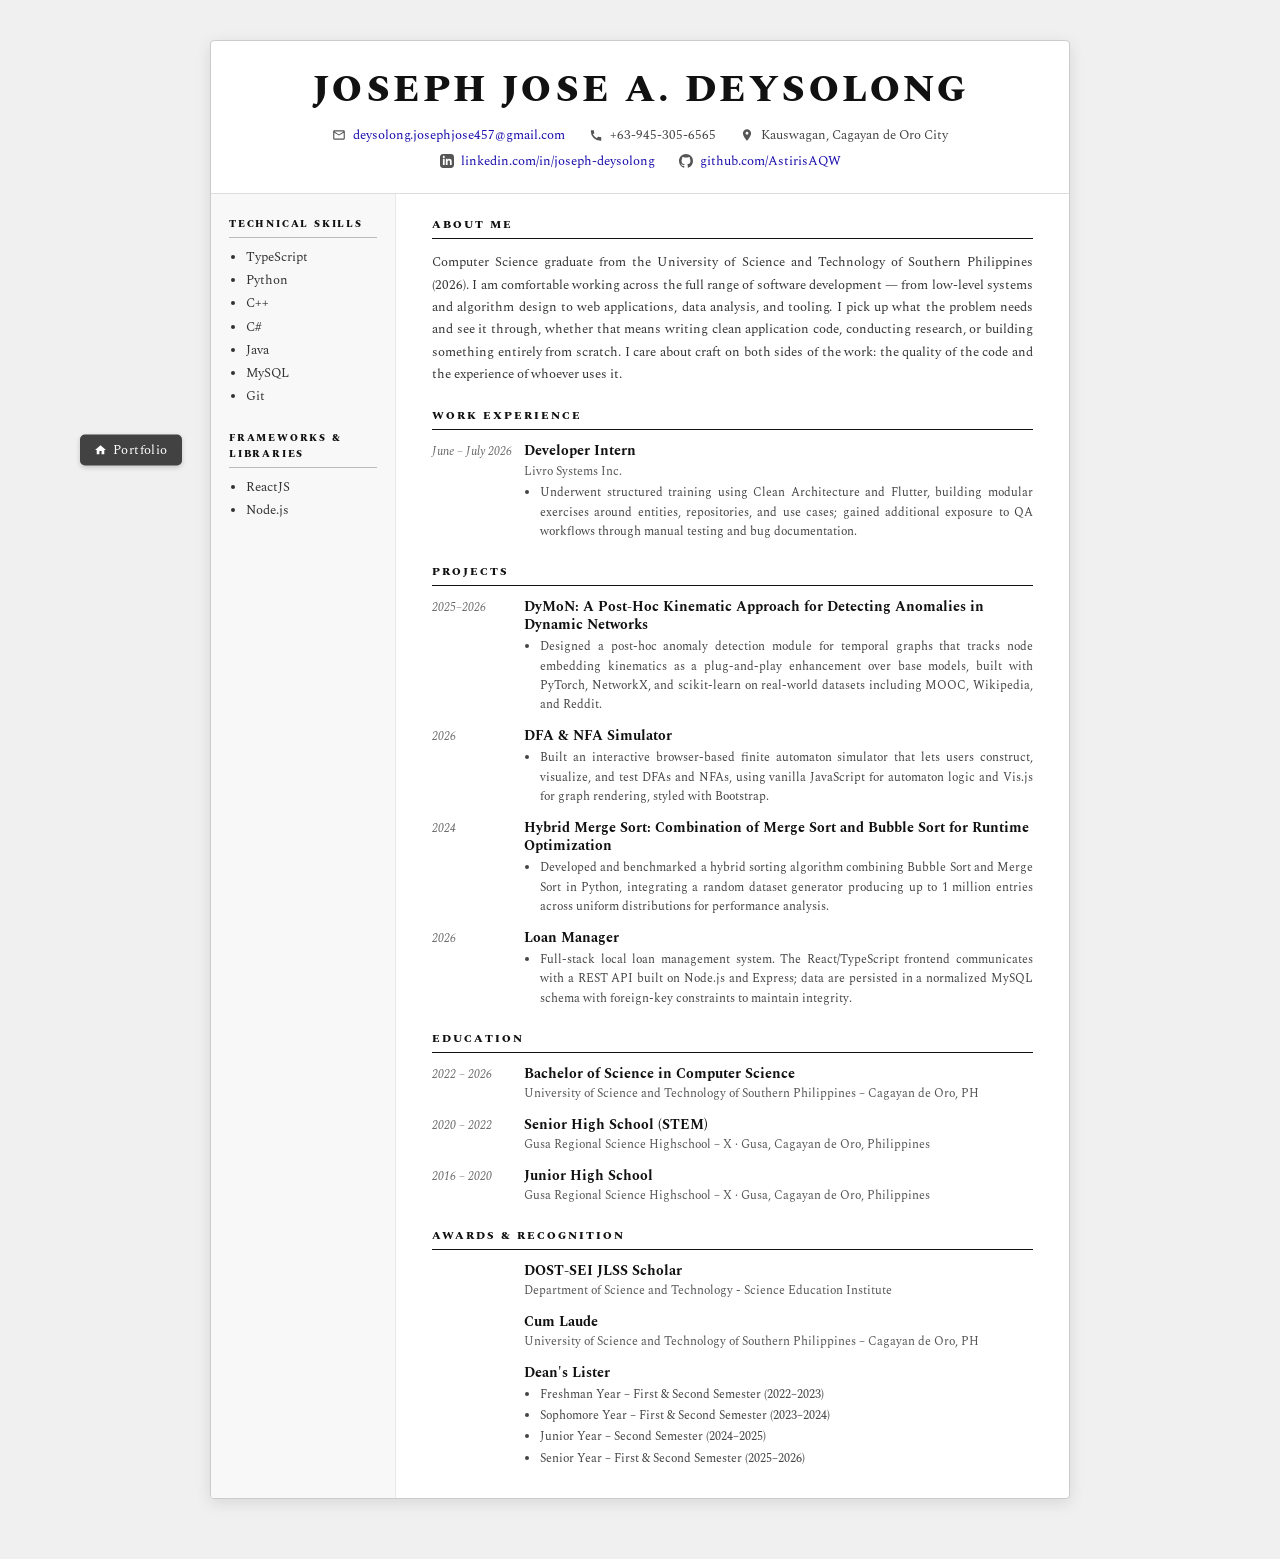
<file: resume/resume.html>
<!DOCTYPE html>
<html lang="en">
<head>
  <meta charset="UTF-8">
  <meta name="viewport" content="width=device-width, initial-scale=1.0">
  <title>Resume – Joseph Jose A. Deysolong</title>
  <link href="https://fonts.googleapis.com/css?family=Spectral" rel="stylesheet">
  <link rel="stylesheet" href="resume.css">
  <link rel="icon" href="../assets/images/profile2.png">
</head>
<body>

  <div class="page-layout">

    <div class="page-left">
      <a href="../index.html" class="btn-nav">
        <svg viewBox="0 0 24 24" xmlns="http://www.w3.org/2000/svg">
          <path d="M10 20v-6h4v6h5v-8h3L12 3 2 12h3v8z"/>
        </svg>
        Portfolio
      </a>
    </div>

    <main class="resume-card">

      <!-- ── Header (no photo) ── -->
      <header class="resume-header">
        <div class="resume-header-info">
          <h1 class="resume-name">Joseph Jose A. Deysolong</h1>
          <div class="resume-contacts">

            <span class="contact-row">
              <svg viewBox="0 0 24 24"><path d="M20 4H4a2 2 0 00-2 2v12a2 2 0 002 2h16a2 2 0 002-2V6a2 2 0 00-2-2zm0 2l-8 5-8-5h16zm0 12H4V8l8 5 8-5v10z"/></svg>
              <a href="mailto:deysolong.josephjose457@gmail.com">deysolong.josephjose457@gmail.com</a>
            </span>

            <span class="contact-row">
              <svg viewBox="0 0 24 24"><path d="M6.6 10.8a15.18 15.18 0 006.6 6.6l2.2-2.2a1 1 0 011.01-.24 11.47 11.47 0 003.59.57 1 1 0 011 1V21a1 1 0 01-1 1A17 17 0 013 5a1 1 0 011-1h3.5a1 1 0 011 1c0 1.25.2 2.45.57 3.59a1 1 0 01-.25 1.01L6.6 10.8z"/></svg>
              +63-945-305-6565
            </span>

            <span class="contact-row">
              <svg viewBox="0 0 24 24"><path d="M12 2C8.13 2 5 5.13 5 9c0 5.25 7 13 7 13s7-7.75 7-13c0-3.87-3.13-7-7-7zm0 9.5A2.5 2.5 0 1112 6.5a2.5 2.5 0 010 5z"/></svg>
              Kauswagan, Cagayan de Oro City
            </span>

            <span class="contact-row">
              <svg viewBox="0 0 24 24" fill="currentColor">
                <path d="M19 0h-14c-2.761 0-5 2.239-5 5v14c0 2.761 2.239 5 5 5h14c2.762 0 5-2.239 5-5v-14c0-2.761-2.238-5-5-5zm-11 19h-3v-11h3v11zm-1.5-12.268c-.966 0-1.75-.79-1.75-1.764s.784-1.764 1.75-1.764 1.75.79 1.75 1.764-.783 1.764-1.75 1.764zm13.5 12.268h-3v-5.604c0-3.368-4-3.113-4 0v5.604h-3v-11h3v1.765c1.396-2.586 7-2.777 7 2.476v6.759z"/>
              </svg>
              <a href="https://www.linkedin.com/in/joseph-deysolong/" target="_blank">linkedin.com/in/joseph-deysolong</a>
            </span>

            <span class="contact-row">
              <svg viewBox="0 0 24 24" fill="currentColor">
                <path d="M12 0c-6.626 0-12 5.373-12 12 0 5.302 3.438 9.8 8.207 11.387.599.111.793-.261.793-.577v-2.234c-3.338.726-4.033-1.416-4.033-1.416-.546-1.387-1.333-1.756-1.333-1.756-1.089-.745.083-.729.083-.729 1.205.084 1.839 1.237 1.839 1.237 1.07 1.834 2.807 1.304 3.492.997.107-.775.418-1.305.762-1.604-2.665-.305-5.467-1.334-5.467-5.931 0-1.311.469-2.381 1.236-3.221-.124-.303-.535-1.524.117-3.176 0 0 1.008-.322 3.301 1.23.957-.266 1.983-.399 3.003-.404 1.02.005 2.047.138 3.006.404 2.291-1.552 3.297-1.23 3.297-1.23.653 1.653.242 2.874.118 3.176.77.84 1.235 1.911 1.235 3.221 0 4.609-2.807 5.624-5.479 5.921.43.372.823 1.102.823 2.222v3.293c0 .319.192.694.801.576 4.765-1.589 8.199-6.086 8.199-11.386 0-6.627-5.373-12-12-12z"/>
              </svg>
              <a href="https://www.github.com/astirisaqw" target="_blank">github.com/AstirisAQW</a>
            </span>

          </div>
        </div>
      </header>

      <!-- ── Body ── -->
      <div class="resume-body">

        <!-- Sidebar -->
        <aside class="resume-sidebar">

          <div class="sidebar-section">
            <div class="sec-title">Technical Skills</div>
            <hr class="sec-rule">
            <ul class="skill-list">
              <li>TypeScript</li>
              <li>Python</li>
              <li>C++</li>
              <li>C#</li>
              <li>Java</li>
              <li>MySQL</li>
              <li>Git</li>
            </ul>
          </div>

          <div class="sidebar-section">
            <div class="sec-title">Frameworks &amp; Libraries</div>
            <hr class="sec-rule">
            <ul class="skill-list">
              <li>ReactJS</li>
              <li>Node.js</li>
            </ul>
          </div>

        </aside>

        <!-- Main content -->
        <section class="resume-main">

          <div class="main-section">
            <div class="sec-title">About Me</div>
            <hr class="sec-rule">
            <p class="about-text">
              Computer Science graduate from the University of Science and Technology of Southern Philippines (2026).
              I am comfortable working across the full range of software development — from low-level systems and algorithm
              design to web applications, data analysis, and tooling. I pick up what the problem needs and see it through,
              whether that means writing clean application code, conducting research, or building something entirely from scratch.
              I care about craft on both sides of the work: the quality of the code and the experience of whoever uses it.
            </p>
          </div>

          <div class="main-section">
            <div class="sec-title">Work Experience</div>
            <hr class="sec-rule">
            <div class="row-entry">
              <span class="row-left">June – July 2026</span>
              <div>
                <p class="row-title">Developer Intern</p>
                <p class="row-sub">Livro Systems Inc.</p>
                <ul class="row-bullets">
                  <li>Underwent structured training using Clean Architecture and Flutter, building modular exercises around entities, repositories, and use cases; gained additional exposure to QA workflows through manual testing and bug documentation.</li>
                </ul>
              </div>
            </div>
          </div>

          <div class="main-section">
            <div class="sec-title">Projects</div>
            <hr class="sec-rule">

            <div class="row-entry">
              <span class="row-left">2025–2026</span>
              <div>
                <p class="row-title">DyMoN: A Post-Hoc Kinematic Approach for Detecting Anomalies in Dynamic Networks</p>
                <ul class="row-bullets">
                  <li>Designed a post-hoc anomaly detection module for temporal graphs that tracks node embedding kinematics as a plug-and-play enhancement over base models, built with PyTorch, NetworkX, and scikit-learn on real-world datasets including MOOC, Wikipedia, and Reddit.</li>
                </ul>
              </div>
            </div>

            <div class="row-entry">
              <span class="row-left">2026</span>
              <div>
                <p class="row-title">DFA &amp; NFA Simulator</p>
                <ul class="row-bullets">
                  <li>Built an interactive browser-based finite automaton simulator that lets users construct, visualize, and test DFAs and NFAs, using vanilla JavaScript for automaton logic and Vis.js for graph rendering, styled with Bootstrap.</li>
                </ul>
              </div>
            </div>

            <div class="row-entry">
              <span class="row-left">2024</span>
              <div>
                <p class="row-title">Hybrid Merge Sort: Combination of Merge Sort and Bubble Sort for Runtime Optimization</p>
                <ul class="row-bullets">
                  <li>Developed and benchmarked a hybrid sorting algorithm combining Bubble Sort and Merge Sort in Python, integrating a random dataset generator producing up to 1 million entries across uniform distributions for performance analysis.</li>
                </ul>
              </div>
            </div>

            <div class="row-entry">
              <span class="row-left">2026</span>
              <div>
                <p class="row-title">Loan Manager</p>
                <ul class="row-bullets">
                  <li>Full-stack local loan management system. The React/TypeScript frontend communicates with a REST API built on Node.js and Express; data are persisted in a normalized MySQL schema with foreign-key constraints to maintain integrity.</li>
                </ul>
              </div>
            </div>

          </div>

          <div class="main-section">
            <div class="sec-title">Education</div>
            <hr class="sec-rule">
            <div class="row-entry">
              <span class="row-left">2022 – 2026</span>
              <div>
                <p class="row-title">Bachelor of Science in Computer Science</p>
                <p class="row-sub">University of Science and Technology of Southern Philippines – Cagayan de Oro, PH</p>
              </div>
            </div>
            <div class="row-entry">
              <span class="row-left">2020 – 2022</span>
              <div>
                <p class="row-title">Senior High School (STEM)</p>
                <p class="row-sub">Gusa Regional Science Highschool – X · Gusa, Cagayan de Oro, Philippines</p>
              </div>
            </div>
            <div class="row-entry">
              <span class="row-left">2016 – 2020</span>
              <div>
                <p class="row-title">Junior High School</p>
                <p class="row-sub">Gusa Regional Science Highschool – X · Gusa, Cagayan de Oro, Philippines</p>
              </div>
            </div>
          </div>

          <div class="main-section">
            <div class="sec-title">Awards &amp; Recognition</div>
            <hr class="sec-rule">

            <div class="row-entry row-entry--award">
              <span class="row-left">&nbsp;</span>
              <div>
                <p class="row-title">DOST-SEI JLSS Scholar</p>
                <p class="row-sub">Department of Science and Technology - Science Education Institute</p>
              </div>
            </div>

            <div class="row-entry row-entry--award">
              <span class="row-left">&nbsp;</span>
              <div>
                <p class="row-title">Cum Laude</p>
                <p class="row-sub">University of Science and Technology of Southern Philippines – Cagayan de Oro, PH</p>
              </div>
            </div>

            <div class="row-entry row-entry--award">
              <span class="row-left">&nbsp;</span>
              <div>
                <p class="row-title">Dean's Lister</p>
                <ul class="row-bullets">
                  <li>Freshman Year – First &amp; Second Semester (2022–2023)</li>
                  <li>Sophomore Year – First &amp; Second Semester (2023–2024)</li>
                  <li>Junior Year – Second Semester (2024–2025)</li>
                  <li>Senior Year – First &amp; Second Semester (2025–2026)</li>
                </ul>
              </div>
            </div>

          </div>

        </section>
      </div>

    </main>

    <div class="page-right"></div>

  </div>

  <script src="resume.js"></script>
</body>
</html>
</file>
<file: resume/resume.css>
@font-face {
  font-family: 'BlackChancery';
  src: url('../assets/fonts/BLKCHCRY.TTF') format('truetype');
}

*, *::before, *::after { box-sizing: border-box; }

body {
  font-family: 'Spectral', serif;
  margin: 0;
  padding: 40px 20px 60px;
  background-color: #f0f0f0;
  background-repeat: repeat;
  background-size: 150px 150px;
  color: #222;
  min-height: 100vh;
}

/* ── Page chrome ── */

.page-layout {
  display: flex;
  align-items: flex-start;
  justify-content: center;
  width: 100%;
}

.page-left {
  width: 130px;
  flex-shrink: 0;
  display: flex;
  justify-content: flex-start;
  position: sticky;
  top: 50vh;
  transform: translateY(-50%);
  align-self: flex-start;
}

.page-right {
  width: 130px;
  flex-shrink: 0;
}

.btn-nav {
  display: inline-flex;
  align-items: center;
  gap: 6px;
  padding: 6px 14px;
  background-color: #424242;
  color: #fff;
  text-decoration: none;
  border-radius: 5px;
  font-family: 'Spectral', serif;
  font-size: 12.5px;
  letter-spacing: 0.4px;
  white-space: nowrap;
  transition: background-color 0.2s, transform 0.1s;
  box-shadow: 0 2px 5px rgba(0,0,0,0.18);
}
.btn-nav:hover { background-color: #222; transform: translateY(-1px); }
.btn-nav svg  { width: 13px; height: 13px; fill: currentColor; flex-shrink: 0; }

/* ── Resume card ── */

.resume-card {
  background: #fff;
  width: 100%;
  max-width: 860px;
  border: 1px solid #ccc;
  border-radius: 4px;
  box-shadow: 0 4px 16px rgba(0,0,0,0.10);
  overflow: hidden;
}

.resume-header {
  padding: 28px 36px 22px;
  border-bottom: 1.5px solid #ddd;
  text-align: center;
}

.resume-header-info { width: 100%; }

.resume-name {
  font-family: 'Spectral', serif;
  font-size: 2.4rem;
  font-weight: 900;
  text-transform: uppercase;
  letter-spacing: 3px;
  margin: 0 0 14px;
  color: #111;
  line-height: 1.1;
}

.resume-contacts {
  display: flex;
  flex-wrap: wrap;
  justify-content: center;
  gap: 6px 24px;
  font-size: 13px;
  color: #444;
}

.contact-row {
  display: flex;
  align-items: center;
  gap: 7px;
}
.contact-row svg { width: 14px; height: 14px; fill: #555; flex-shrink: 0; }
.contact-row a { color: #1a0dab; text-decoration: none; }
.contact-row a:hover { text-decoration: underline; }

/* ── Resume body: skills sidebar + main ── */

.resume-body {
  display: grid;
  grid-template-columns: 185px 1fr;
  min-height: 0;
}

.resume-sidebar {
  background: #f8f8f8;
  border-right: 1.5px solid #e8e8e8;
  padding: 22px 18px 30px;
}

.sidebar-section { margin-bottom: 22px; }
.sidebar-section:last-child { margin-bottom: 0; }
.sidebar-section .sec-title { font-size: 0.64rem; letter-spacing: 1.8px; }
.sidebar-section hr.sec-rule { border-top-color: #bbb; margin-bottom: 8px; }

ul.skill-list {
  list-style: disc;
  margin: 0;
  padding-left: 17px;
  font-size: 12.5px;
  line-height: 1.85;
  color: #333;
}

.resume-main {
  padding: 22px 36px 30px;
}

/* ── Shared typography ── */

.sec-title {
  font-family: 'Spectral', serif;
  font-size: 0.68rem;
  font-weight: 800;
  letter-spacing: 2px;
  text-transform: uppercase;
  color: #111;
  margin: 0 0 5px;
}

hr.sec-rule {
  border: none;
  border-top: 1.5px solid #111;
  margin: 0 0 12px;
}

.main-section { margin-bottom: 22px; }
.main-section:last-child { margin-bottom: 0; }

.about-text {
  font-size: 13px;
  line-height: 1.72;
  color: #333;
  text-align: justify;
  margin: 0;
}

/* ── Row entries (date | content) ── */

.row-entry {
  display: grid;
  grid-template-columns: 80px 1fr;
  gap: 0 12px;
  margin-bottom: 13px;
}
.row-entry:last-child { margin-bottom: 0; }

.row-left {
  font-size: 12px;
  color: #666;
  font-style: italic;
  padding-top: 2px;
  line-height: 1.4;
  white-space: nowrap;
}

.row-left-stack {
  display: flex;
  flex-direction: column;
  gap: 1px;
  padding-top: 2px;
}

.row-left-sub {
  font-size: 11px;
  color: #999;
  font-style: italic;
  line-height: 1.3;
}

.row-title {
  font-size: 13.5px;
  font-weight: 700;
  color: #111;
  margin: 0 0 3px;
  line-height: 1.35;
}

.row-sub {
  font-size: 12px;
  color: #555;
  margin: 0;
  line-height: 1.4;
}

.row-desc {
  font-size: 12px;
  color: #444;
  line-height: 1.55;
  margin: 0;
  text-align: justify;
}

ul.row-bullets {
  margin: 3px 0 0;
  padding-left: 16px;
  font-size: 12px;
  color: #444;
  line-height: 1.6;
  text-align: justify;
}

ul.row-bullets li { margin-bottom: 2px; }
ul.row-bullets li:last-child { margin-bottom: 0; }

/* Award entries: invisible date column */
.row-entry--award .row-left {
  color: transparent;
  user-select: none;
}

/* ═══════════════════════════════════════════════
   MOBILE  (< 700 px)
   ═══════════════════════════════════════════════ */

@media (max-width: 699px) {

  body {
    padding: 0 0 32px;
  }

  /* ── Page chrome: hide flanking columns, let card fill width ── */

  .page-layout {
    display: block;
  }

  .page-left {
    /* Becomes a slim sticky top bar instead of a floating side button */
    position: sticky;
    top: 0;
    z-index: 10;
    width: 100%;
    transform: none;
    background-color: #424242;
    padding: 8px 14px;
    display: flex;
    align-items: center;
    box-shadow: 0 2px 6px rgba(0,0,0,0.22);
  }

  /* Restyle the nav button to look natural inside the dark bar */
  .btn-nav {
    background-color: transparent;
    box-shadow: none;
    padding: 0;
    font-size: 13px;
    color: #fff;
    border-radius: 0;
  }
  .btn-nav:hover {
    background-color: transparent;
    transform: none;
    text-decoration: underline;
  }
  .btn-nav svg {
    fill: #fff;
  }

  .page-right {
    display: none;
  }

  /* ── Resume card: full-width, flush ── */

  .resume-card {
    border-radius: 0;
    border-left: none;
    border-right: none;
    box-shadow: none;
    max-width: 100%;
  }

  /* ── Header ── */

  .resume-header {
    padding: 20px 16px 16px;
  }

  .resume-name {
    font-size: 1.5rem;
    letter-spacing: 1.5px;
    margin-bottom: 10px;
  }

  .resume-contacts {
    gap: 5px 14px;
    font-size: 12px;
    justify-content: flex-start;
    text-align: left;
  }

  /* ── Body: stack skills above main ── */

  .resume-body {
    grid-template-columns: 1fr;
  }

  .resume-sidebar {
    border-right: none;
    border-bottom: 1.5px solid #e8e8e8;
    padding: 16px 16px 16px;

    /* Skills listed horizontally to save vertical space */
    display: flex;
    flex-wrap: wrap;
    gap: 0 24px;
  }

  .sidebar-section {
    margin-bottom: 12px;
    flex: 1 1 140px;
    min-width: 120px;
  }
  .sidebar-section:last-child {
    margin-bottom: 12px;
  }

  ul.skill-list {
    /* Horizontal pill-style tags */
    list-style: none;
    padding-left: 0;
    display: flex;
    flex-wrap: wrap;
    gap: 4px 6px;
    line-height: 1;
  }

  ul.skill-list li {
    background-color: #eaeaea;
    border-radius: 3px;
    padding: 2px 7px;
    font-size: 11.5px;
    color: #333;
  }

  .resume-main {
    padding: 16px 16px 24px;
  }

  /* ── Row entries: stack date above content ── */

  .row-entry {
    grid-template-columns: 1fr;
    gap: 0;
    margin-bottom: 14px;
  }

  .row-left {
    font-size: 11px;
    color: #888;
    white-space: normal;
    padding-top: 0;
    margin-bottom: 2px;
  }

  /* Award entries: hide the empty date cell entirely */
  .row-entry--award .row-left {
    display: none;
  }

  .row-title {
    font-size: 13px;
  }

  .row-sub {
    font-size: 11.5px;
  }

  ul.row-bullets {
    font-size: 11.5px;
    padding-left: 14px;
  }

  .about-text {
    font-size: 12.5px;
    text-align: left;
  }
}
</file>
